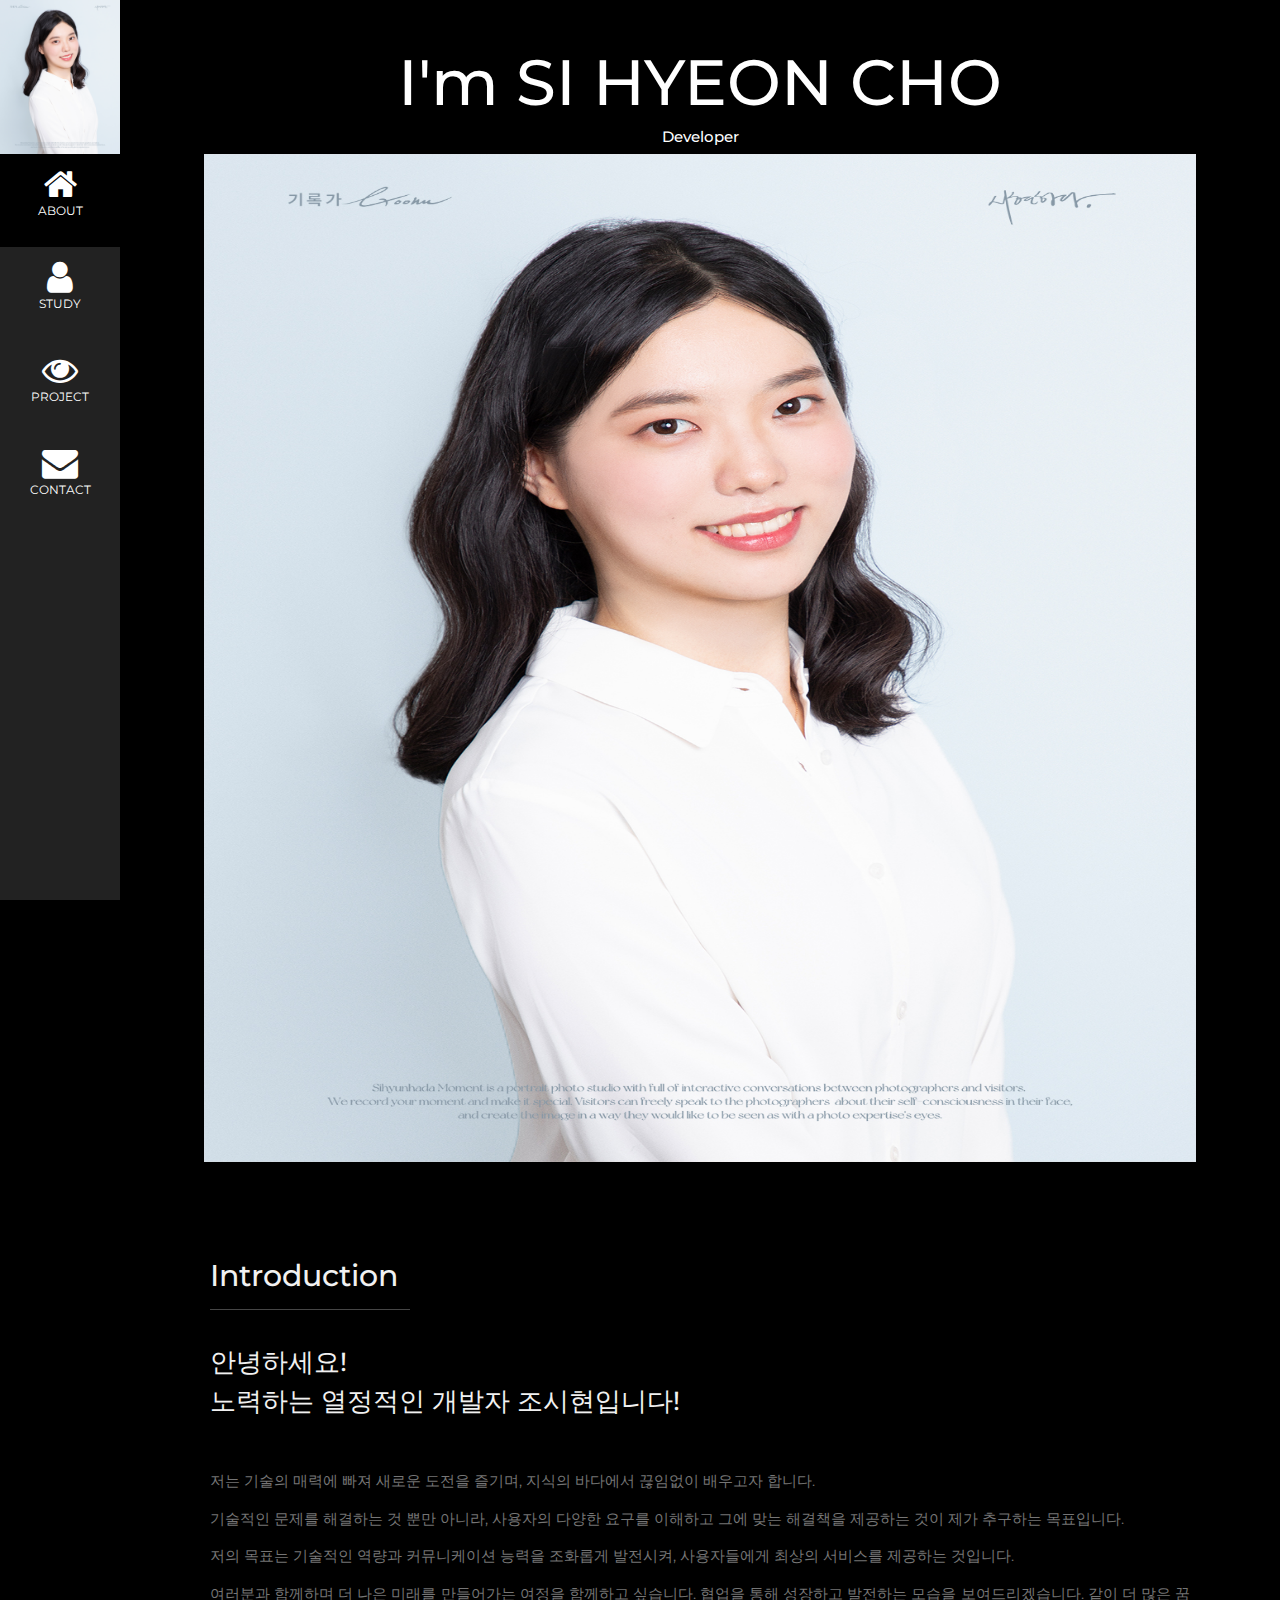
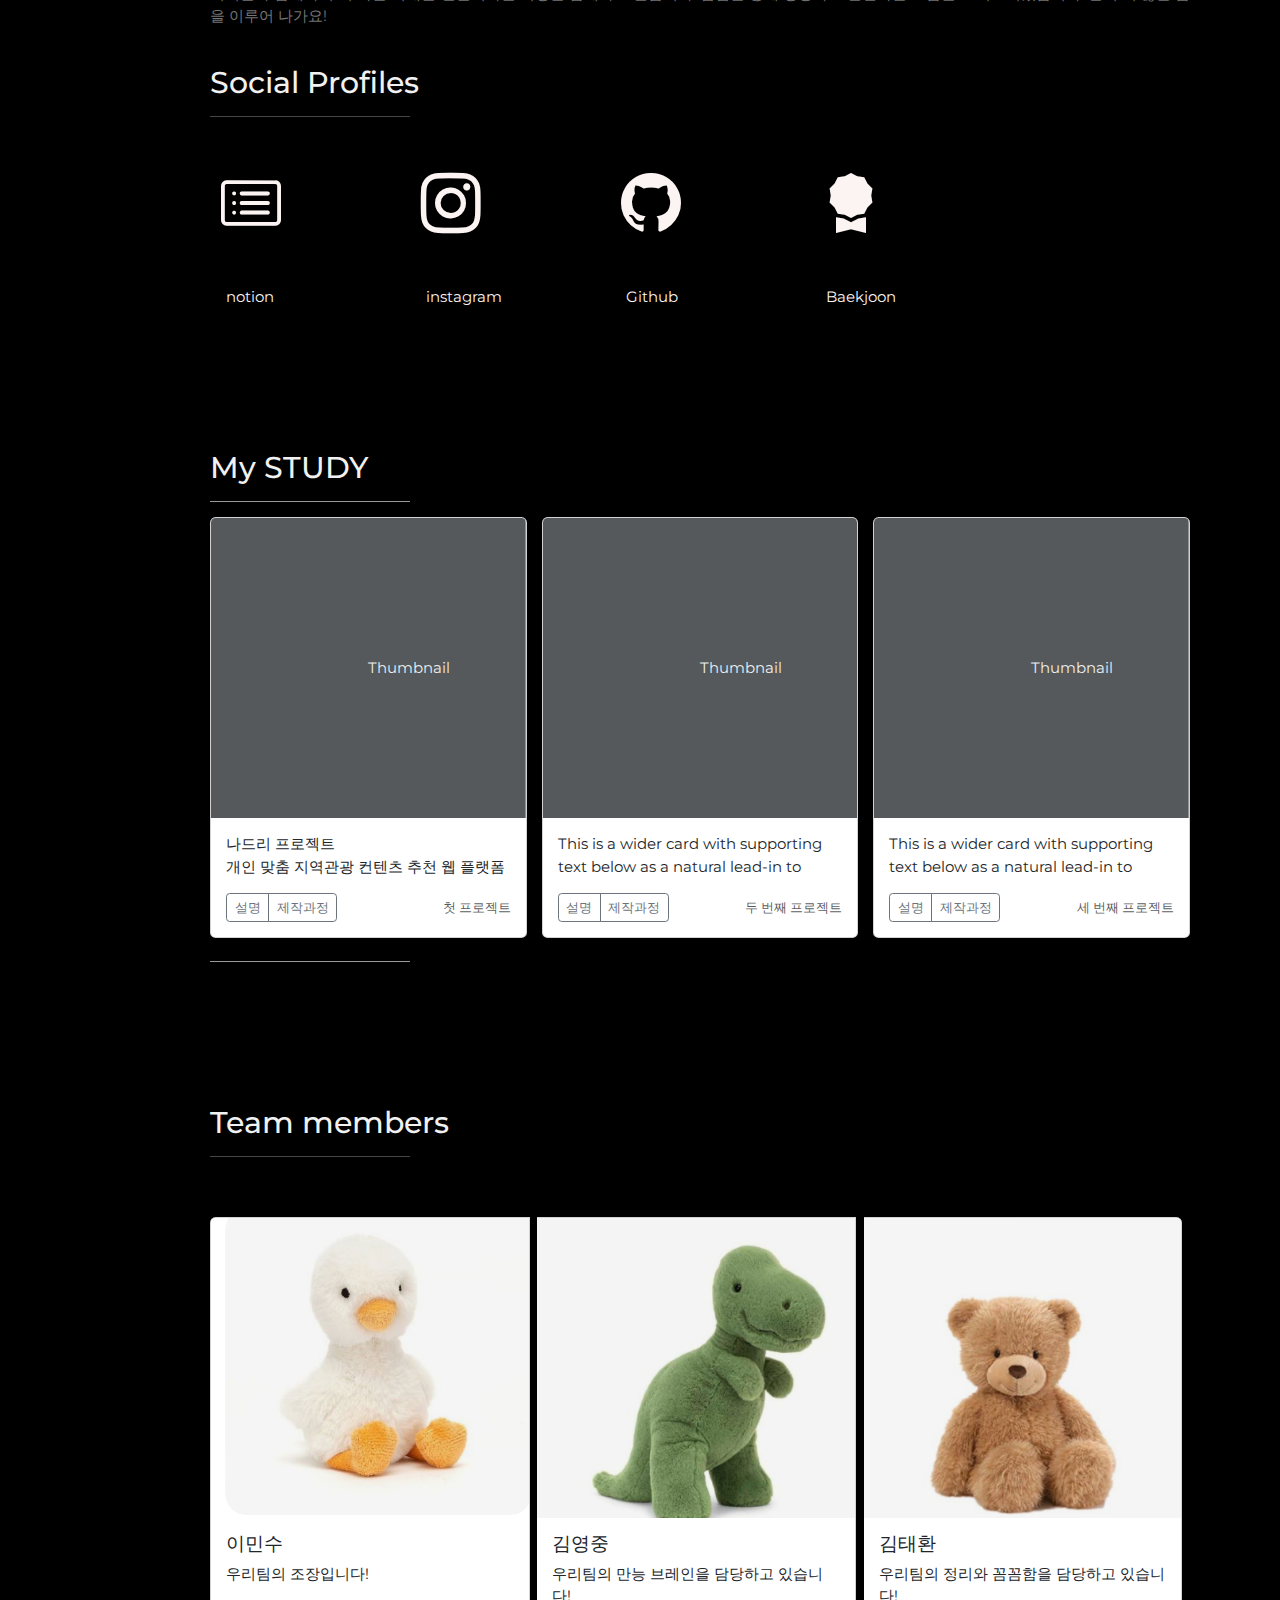
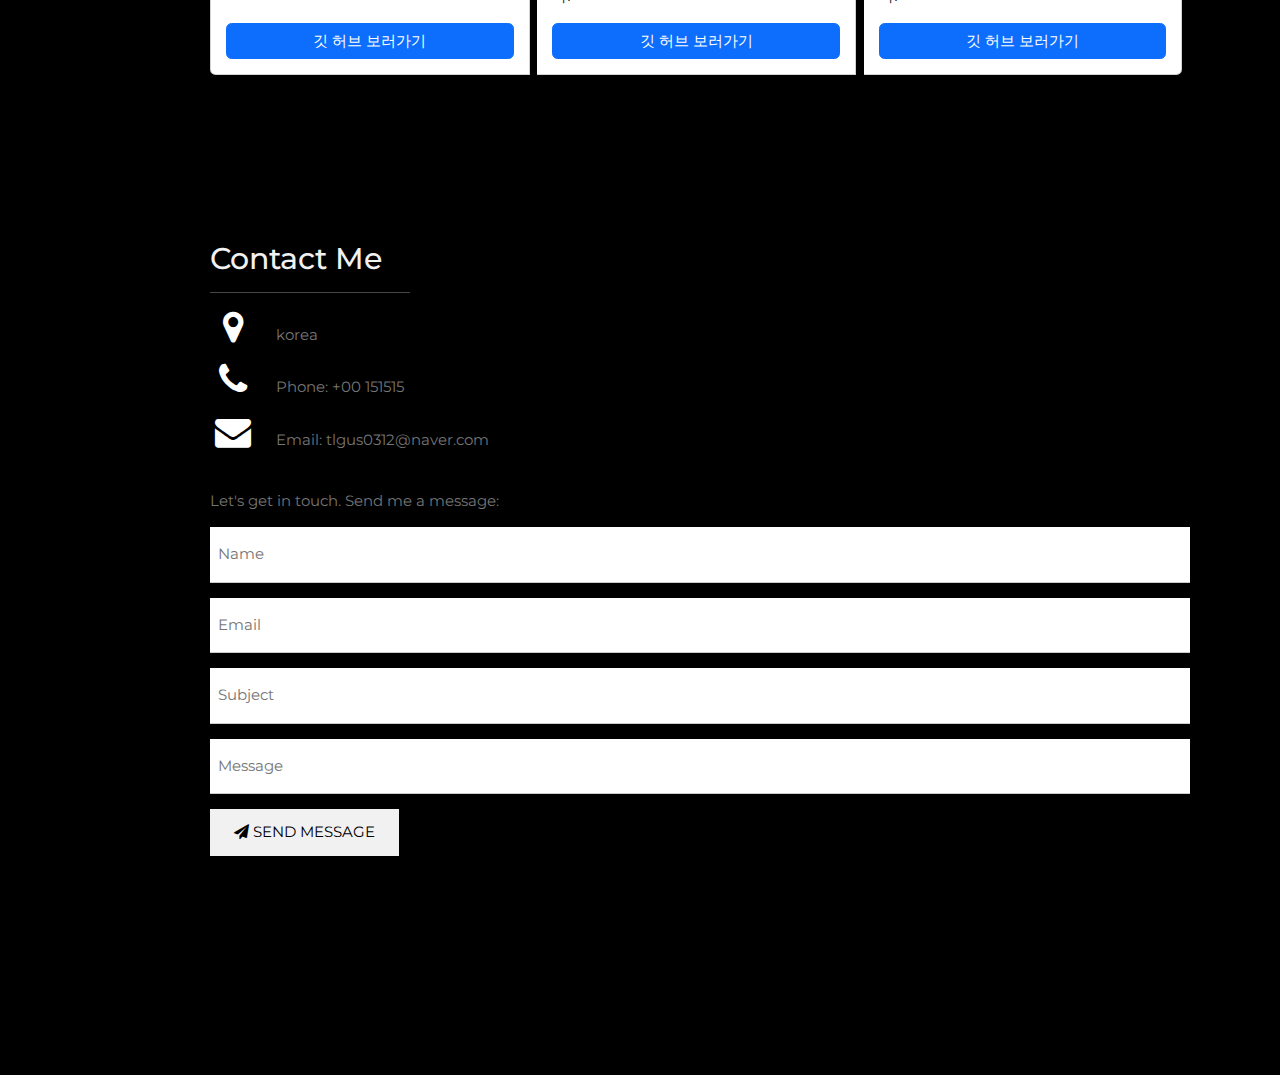
<file: index.html>
<!DOCTYPE html>
<html>
<head>
<title>조시현 홈페이지</title>
<meta charset="UTF-8">
<meta name="viewport" content="width=device-width, initial-scale=1">
<link rel="icon" type="image/x-icon" href="assets/img/favicon.ico" />
<!-- Font Awesome icons (free version)-->
<link rel="stylesheet" href="https://www.w3schools.com/w3css/4/w3.css">
<link rel="stylesheet" href="https://fonts.googleapis.com/css?family=Montserrat">
<link rel="stylesheet" href="https://cdnjs.cloudflare.com/ajax/libs/font-awesome/4.7.0/css/font-awesome.min.css">
<link href="https://cdn.jsdelivr.net/npm/bootstrap@5.3.3/dist/css/bootstrap.min.css" rel="stylesheet" integrity="sha384-QWTKZyjpPEjISv5WaRU9OFeRpok6YctnYmDr5pNlyT2bRjXh0JMhjY6hW+ALEwIH" crossorigin="anonymous">
<link href="https://cdn.jsdelivr.net/npm/bootstrap-icons@1.7.2/font/bootstrap-icons.css" rel="stylesheet">
<!-- CSS styling -->
<style>
  .social-links {
        display: flex; /* 아이콘을 가로 정렬하기 위해 인라인 블록 요소*/
        align-items: center; 
        width: 100px; /* 아이콘의 너비 조정 */
        height: 100px;
        margin-right: 100px;
        font-size: 4rem;
        cursor: pointer;
        color:rgb(251, 244, 242);
       
    }
    .social-description {
        font-size: 1rem;
        margin-left: 5px;
        display: inline-block;
        vertical-align: middle;
    }

    .icon-container {
    display: flex; /* 아이콘과 설명을 수평으로 배치하기 위해 플렉스 박스 사용 */
    align-items: center; /* 수직 가운데 정렬 */
  }


  
body, h1,h2,h3,h4,h5,h6 {font-family: "Montserrat", sans-serif}
.w3-row-padding img {margin-bottom: 12px}
/* Set the width of the sidebar to 120px */
.w3-sidebar {width: 120px;background: #222;}
/* Add a left margin to the "page content" that matches the width of the sidebar (120px) */
#main {margin-left: 120px}
/* Remove margins from "page content" on small screens */
@media only screen and (max-width: 600px) {#main {margin-left: 0}}
</style>
</head>
<body class="w3-black">

<!-- Icon Bar (Sidebar - hidden on small screens) -->
<nav class="w3-sidebar w3-bar-block w3-small w3-hide-small w3-center">
  <!-- Avatar image in top left corner -->
  <img src="whtlgus.jpg" style="width:100%">
  <a href="#" class="w3-bar-item w3-button w3-padding-large w3-black">
    <i class="fa fa-home w3-xxlarge"></i>
    <p>ABOUT</p>
  </a>
  <a href="#study" class="w3-bar-item w3-button w3-padding-large w3-hover-black">
    <i class="fa fa-user w3-xxlarge"></i>
    <p>STUDY</p>
  </a>
  <a href="#project" class="w3-bar-item w3-button w3-padding-large w3-hover-black">
    <i class="fa fa-eye w3-xxlarge"></i>
    <p>PROJECT</p>
  </a>
  <a href="#contact" class="w3-bar-item w3-button w3-padding-large w3-hover-black">
    <i class="fa fa-envelope w3-xxlarge"></i>
    <p>CONTACT</p>
  </a>
</nav>

<!-- Navbar on small screens (Hidden on medium and large screens) -->
<div class="w3-top w3-hide-large w3-hide-medium" id="myNavbar">
  <div class="w3-bar w3-black w3-opacity w3-hover-opacity-off w3-center w3-small">
    <a href="#" class="w3-bar-item w3-button" style="width:25% !important">ABOUT</a>
    <a href="#study" class="w3-bar-item w3-button" style="width:25% !important">STUDY</a>
    <a href="#project" class="w3-bar-item w3-button" style="width:25% !important">PROJECT</a>
    <a href="#contact" class="w3-bar-item w3-button" style="width:25% !important">CONTACT</a>
  </div>
</div>

<!-- Page Content -->
<div class="w3-padding-large" id="main">
  <!-- Header/Home -->
  <header class="w3-container w3-padding-32 w3-center w3-black" id="home">
    <h1 class="w3-jumbo"><span class="w3-hide-small">I'm</span> SI HYEON CHO </h1>
    <h6>Developer</h6>
    <img src="whtlgus.jpg" alt="sihyeon" width="992" height="1008">
  </header>
  <div class="w3-content w3-justify w3-text-grey w3-padding-64" id="#">
    <h2 class="w3-text-light-grey">Introduction</h2>
    <hr style="width:200px" class="w3-opacity">
    <br ><h3 class="w3-text-light-grey">안녕하세요!</h3>
    <h3 class="w3-text-light-grey"> 노력하는 열정적인 개발자 조시현입니다!</h3></br>
    <br><p>저는 기술의 매력에 빠져 새로운 도전을 즐기며, 지식의 바다에서 끊임없이 배우고자 합니다.</p>
    <p>기술적인 문제를 해결하는 것 뿐만 아니라, 사용자의 다양한 요구를 이해하고 그에 맞는 해결책을 제공하는 것이 제가 추구하는 목표입니다.</p>
    <p> 저의 목표는 기술적인 역량과 커뮤니케이션 능력을 조화롭게 발전시켜, 사용자들에게 최상의 서비스를 제공하는 것입니다. </p> 
    <p> 여러분과 함께하며 더 나은 미래를 만들어가는 여정을 함께하고 싶습니다. 협업을 통해 성장하고 발전하는 모습을 보여드리겠습니다. 같이 더 많은 꿈을 이루어 나가요!</p><br>
    
 
          <div class="col-md-6 mt-4 mt-md-0 d-flex align-items-stretch">
            <div class="info-box">
              <i class="bx bx-share-alt"></i>
              <h2 class="w3-text-light-grey">Social Profiles</h2>
              <hr style="width:200px" class="w3-opacity">
              <br><br><br><div class="container"><div>
              <div class="row">
                <div class="social-links">
                <div><a class="social-links" href="https://www.notion.so/b73439d34540415fbfa592faabb67222?pvs=4" class="notion"><i class="bi bi-card-list"></i></a>
                <p class="social-description">notion</p></div>
                <div><a class="social-links" href="https://www.instagram.com/tlgus_0312?igsh=cmh6bHhmOWZ1dGpl&utm_source=qr" class="instagram"><i class="bi bi-instagram"></i></a>
                <p class="social-description">instagram</p></div>
                <div><a class="social-links" href="https://github.com/chosihyeon" class="github"><i class="bi bi-github"></i></a>
                <p class="social-description">Github</p></div>
                <div><a class="social-links" href="https://www.acmicpc.net/user/tlgus0312" class="Baekjoon"><i class="bi bi-award-fill"></i></a>
                <p class="social-description">Baekjoon</p></div></div></br></div></br>
              </div>
            </div>
          </div>
      </div>
    
   
    
  <!-- End About Section -->
  </div>
  
  <!-- Portfolio Section -->
  <div class="w3-padding-64 w3-content" id="study">
    <h2 class="w3-text-light-grey">My STUDY</h2>
    <hr style="width:200px" class="w3-opacity">
    <div class="row row-cols-1 row-cols-sm-2 row-cols-md-3 g-3">
        <div class="col">
            <div class="card shadow-sm" style="width: 100%;">
                <svg class="bd-placeholder-img card-img-top" width="100%" height="225" xmlns="http://www.w3.org/2000/svg" role="img" aria-label="Placeholder: Thumbnail" preserveAspectRatio="xMidYMid slice" focusable="false"><title>Placeholder</title><rect width="100%" height="100%" fill="#55595c"></rect><text x="50%" y="50%" fill="#eceeef" dy=".3em">Thumbnail</text></svg>
                <div class="card-body">
                    <p class="card-text"> 나드리 프로젝트<br> 개인 맞춤 지역관광 컨텐츠 추천 웹 플랫폼</p>
                    <div class="d-flex justify-content-between align-items-center">
                        <div class="btn-group">
                            <button type="button" class="btn btn-sm btn-outline-secondary">설명</button>
                            <button type="button" class="btn btn-sm btn-outline-secondary">제작과정</button>
                        </div>
                        <small class="text-muted">첫 프로젝트</small>
                    </div>
                </div>
            </div>
        </div>
        <div class="col">
            <div class="card shadow-sm" style="width: 100%;">
                <svg class="bd-placeholder-img card-img-top" width="100%" height="225" xmlns="http://www.w3.org/2000/svg" role="img" aria-label="Placeholder: Thumbnail" preserveAspectRatio="xMidYMid slice" focusable="false"><title>Placeholder</title><rect width="100%" height="100%" fill="#55595c"></rect><text x="50%" y="50%" fill="#eceeef" dy=".3em">Thumbnail</text></svg>
                <div class="card-body">
                    <p class="card-text">This is a wider card with supporting text below as a natural lead-in to 
                       <div class="d-flex justify-content-between align-items-center">
                        <div class="btn-group">
                            <button type="button" class="btn btn-sm btn-outline-secondary">설명</button>
                            <button type="button" class="btn btn-sm btn-outline-secondary">제작과정</button>
                        </div>
                        <small class="text-muted">두 번째 프로젝트</small>
                    </div>
                </div>
            </div>
        </div>
        <div class="col">
            <div class="card shadow-sm" style="width: 100%;">
                <svg class="bd-placeholder-img card-img-top" width="100%" height="225" xmlns="http://www.w3.org/2000/svg" role="img" aria-label="Placeholder: Thumbnail" preserveAspectRatio="xMidYMid slice" focusable="false"><title>Placeholder</title><rect width="100%" height="100%" fill="#55595c"></rect><text x="50%" y="50%" fill="#eceeef" dy=".3em">Thumbnail</text></svg>
                <div class="card-body">
                    <p class="card-text">This is a wider card with supporting text below as a natural lead-in to </p>
                    <div class="d-flex justify-content-between align-items-center">
                        <div class="btn-group">
                            <button type="button" class="btn btn-sm btn-outline-secondary">설명</button>
                            <button type="button" class="btn btn-sm btn-outline-secondary">제작과정</button>
                        </div>
                        <small class="text-muted">세 번째 프로젝트</small>
                    </div>
                </div>
            </div>
        </div>
    </div>
    <hr style="width:200px" class="w3-opacity">
</div>
  

    <div class="w3-padding-64 w3-content w3-text-grey" id="project">
      <h2 class="w3-text-light-grey">Team members</h2> 
      <hr style="width:200px" class="w3-opacity">
    </p><div id="project">
    

      <br><br>
      
      <style>
        .card {
            width: 15rem; /* 카드 크기 조정 */
            height: auto;
            margin-right: 0.5rem; /* 카드 사이 간격 */
            margin-bottom: 0.5rem;
        }
        .card-group {
            margin-bottom: 1cm; /* 그룹 간격 설정 */
        }
        .card-body {
            display: flex;
            flex-direction: column;
            justify-content: space-between;
        }
        .card-img-top {
            width: 100%;
            height: 300px; /* 이미지 높이 설정 */
            object-fit: cover; /* 이미지 크기 조정 */
        }
        
    </style>
    
    
    <div class="card-group">
      <div class="card">
          <img src="dhfl.png" class="card-img-top" alt="이민수">
          <div class="card-body">
              <h5 class="card-title">이민수</h5>
              <p class="card-text">우리팀의 조장입니다!</p>
              <a href="https://github.com/Minsoolee12345" class="btn btn-primary mt-auto">깃 허브 보러가기</a>
          </div>
      </div>

      <div class="card">
          <img src="rhdfyd.png" class="card-img-top" alt="김영중">
          <div class="card-body">
              <h5 class="card-title">김영중</h5>
              <p class="card-text">우리팀의 만능 브레인을 담당하고 있습니다!</p>
              <a href="https://github.com/0joong" class="btn btn-primary mt-auto">깃 허브 보러가기</a>
          </div>
      </div>

      <div class="card">
          <img src="rhaehfdl.png" class="card-img-top" alt="김태환">
          <div class="card-body">
              <h5 class="card-title">김태환</h5>
              <p class="card-text">우리팀의 정리와 꼼꼼함을 담당하고 있습니다!</p>
              <a href="https://github.com/0joong" class="btn btn-primary mt-auto">깃 허브 보러가기</a>
          </div>
      </div>
  </div>
      
        
  <!-- End Portfolio Section -->
  </div>
</div>

  <!-- Contact Section -->
  <div class="w3-padding-64 w3-content w3-text-grey" id="contact">
    <h2 class="w3-text-light-grey">Contact Me</h2>
    <hr style="width:200px" class="w3-opacity">

    <div class="w3-section">
      <p><i class="fa fa-map-marker fa-fw w3-text-white w3-xxlarge w3-margin-right"></i> korea</p>
      <p><i class="fa fa-phone fa-fw w3-text-white w3-xxlarge w3-margin-right"></i> Phone: +00 151515</p>
      <p><i class="fa fa-envelope fa-fw w3-text-white w3-xxlarge w3-margin-right"> </i> Email: tlgus0312@naver.com</p>
    </div><br>
    <p>Let's get in touch. Send me a message:</p>

    <form action="/action_page.php" target="_blank">
      <p><input class="w3-input w3-padding-16" type="text" placeholder="Name" required name="Name"></p>
      <p><input class="w3-input w3-padding-16" type="text" placeholder="Email" required name="Email"></p>
      <p><input class="w3-input w3-padding-16" type="text" placeholder="Subject" required name="Subject"></p>
      <p><input class="w3-input w3-padding-16" type="text" placeholder="Message" required name="Message"></p>
      <p>
        <button class="w3-button w3-light-grey w3-padding-large" type="submit">
          <i class="fa fa-paper-plane"></i> SEND MESSAGE
        </button>
      </p>
    </form>
  <!-- End Contact Section -->
  </div>
  
    <!-- Footer -->
  <footer class="w3-content w3-padding-64 w3-text-grey w3-xlarge">
    
    
    
  <!-- End footer -->
  </footer>

<!-- END PAGE CONTENT -->
</div>

<script src="https://cdn.jsdelivr.net/npm/bootstrap@5.3.3/dist/js/bootstrap.bundle.min.js" integrity="sha384-YvpcrYf0tY3lHB60NNkmXc5s9fDVZLESaAA55NDzOxhy9GkcIdslK1eN7N6jIeHz" crossorigin="anonymous"></script></body>
</html>
</file>
